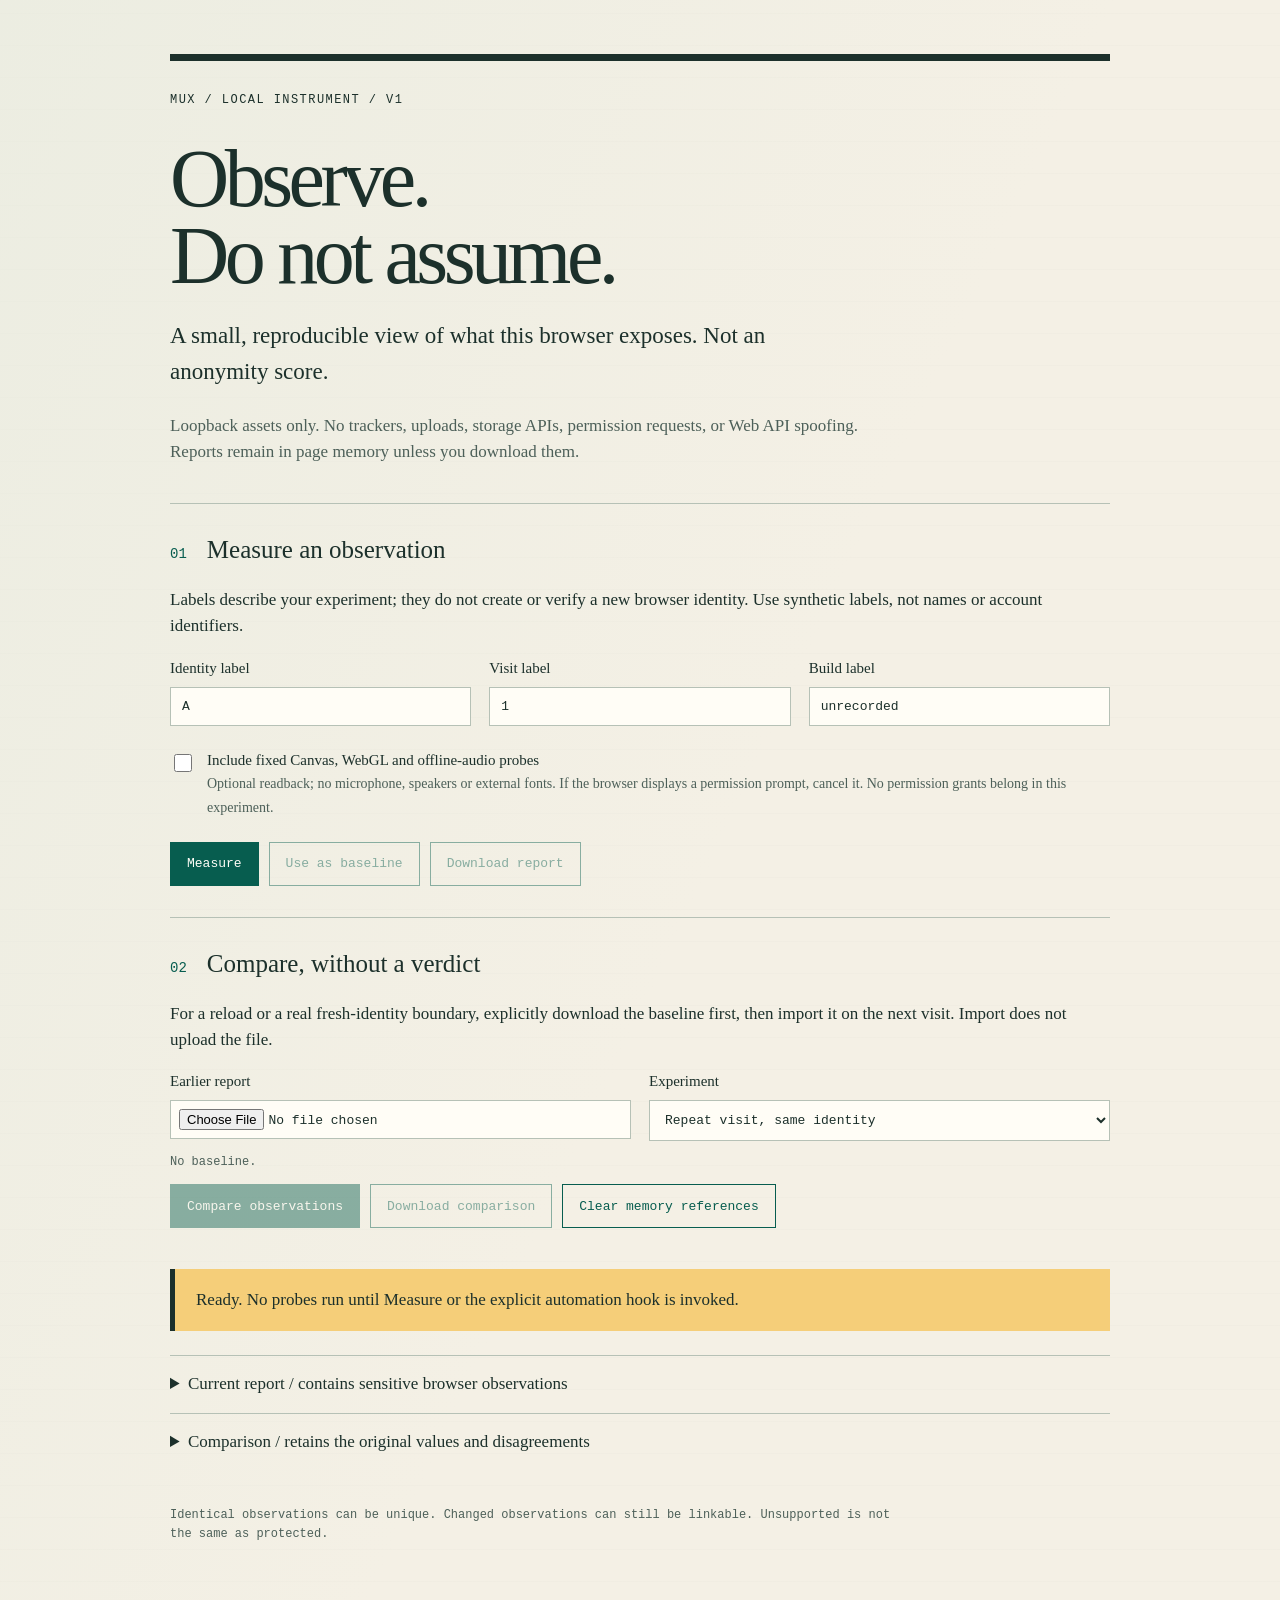
<file: scripts/privacy-evaluation/index.html>
<!doctype html>
<html lang="en">
<head>
  <meta charset="utf-8">
  <meta name="viewport" content="width=device-width, initial-scale=1">
  <meta name="referrer" content="no-referrer">
  <meta http-equiv="Content-Security-Policy" content="default-src 'none'; script-src 'self'; style-src 'self'; worker-src 'self'; child-src 'self'; connect-src 'none'; img-src 'none'; font-src 'none'; media-src 'none'; object-src 'none'; base-uri 'none'; form-action 'none'">
  <title>mux-privacy-evaluation:loading</title>
  <link rel="stylesheet" href="./style.css">
  <script type="module" src="./app.mjs"></script>
</head>
<body>
  <main>
    <header>
      <p class="eyebrow">Mux / local instrument / v1</p>
      <h1>Observe.<br>Do not assume.</h1>
      <p class="lede">A small, reproducible view of what this browser exposes. Not an anonymity score.</p>
      <p class="boundary">Loopback assets only. No trackers, uploads, storage APIs, permission requests, or Web API spoofing. Reports remain in page memory unless you download them.</p>
    </header>

    <section aria-labelledby="measure-heading">
      <div class="section-heading"><span aria-hidden="true">01</span><h2 id="measure-heading">Measure an observation</h2></div>
      <p>Labels describe your experiment; they do not create or verify a new browser identity. Use synthetic labels, not names or account identifiers.</p>
      <div class="labels">
        <label>Identity label<input id="identity" value="A" maxlength="128" autocomplete="off" spellcheck="false"></label>
        <label>Visit label<input id="visit" value="1" maxlength="128" autocomplete="off" spellcheck="false"></label>
        <label>Build label<input id="build" value="unrecorded" maxlength="128" autocomplete="off" spellcheck="false"></label>
      </div>
      <label class="option"><input id="rendering" type="checkbox"><span>Include fixed Canvas, WebGL and offline-audio probes<br><small>Optional readback; no microphone, speakers or external fonts. If the browser displays a permission prompt, cancel it. No permission grants belong in this experiment.</small></span></label>
      <div class="actions"><button id="measure" type="button">Measure</button><button id="pin" class="secondary" type="button" disabled>Use as baseline</button><button id="download" class="secondary" type="button" disabled>Download report</button></div>
    </section>

    <section aria-labelledby="compare-heading">
      <div class="section-heading"><span aria-hidden="true">02</span><h2 id="compare-heading">Compare, without a verdict</h2></div>
      <p>For a reload or a real fresh-identity boundary, explicitly download the baseline first, then import it on the next visit. Import does not upload the file.</p>
      <div class="labels comparison-controls">
        <label>Earlier report<input id="import" type="file" accept=".json,application/json"></label>
        <label>Experiment<select id="mode"><option value="repeat-visit">Repeat visit, same identity</option><option value="fresh-identity">After a real fresh-identity boundary</option></select></label>
      </div>
      <p id="baseline" class="caption">No baseline.</p>
      <div class="actions"><button id="compare" type="button" disabled>Compare observations</button><button id="download-comparison" class="secondary" type="button" disabled>Download comparison</button><button id="clear" class="secondary" type="button">Clear memory references</button></div>
    </section>

    <aside id="status" role="status" aria-live="polite">Loading the local module. If this does not change, record a fixture-load failure, not a privacy result.</aside>
    <details><summary>Current report / contains sensitive browser observations</summary><pre id="report">No completed report.</pre></details>
    <details><summary>Comparison / retains the original values and disagreements</summary><pre id="comparison">No comparison.</pre></details>
    <footer>Identical observations can be unique. Changed observations can still be linkable. Unsupported is not the same as protected.</footer>
    <noscript>This instrument requires JavaScript. Disabled JavaScript is an explicit limitation, not a successful evaluation.</noscript>
  </main>
</body>
</html>
</file>
<file: scripts/privacy-evaluation/style.css>
:root {
  color-scheme: light;
  --ink: #1c302b;
  --muted: #4d6059;
  --paper: #f4f0e5;
  --line: #b6c1b6;
  --accent: #075d4f;
  --highlight: #f5ce79;
}
* { box-sizing: border-box; }
body {
  margin: 0;
  color: var(--ink);
  background: linear-gradient(115deg, #e4eade80, transparent 55%), repeating-linear-gradient(0deg, transparent, transparent 31px, #1c302b07 32px), var(--paper);
  font: 17px/1.55 "Palatino Linotype", "Book Antiqua", Palatino, serif;
}
main { width: min(940px, calc(100% - 48px)); margin: 54px auto 70px; }
header { border-top: 7px solid var(--ink); padding-top: 18px; margin-bottom: 38px; }
.eyebrow, .caption, button, input, select, footer, .section-heading > span { font-family: "Courier New", Courier, monospace; }
.eyebrow { text-transform: uppercase; letter-spacing: .12em; font-size: 12px; }
h1 { font-size: clamp(48px, 8vw, 82px); line-height: .95; letter-spacing: -.055em; font-weight: 400; margin: 30px 0 22px; }
.lede { font-size: 23px; max-width: 620px; }
.boundary { max-width: 720px; color: var(--muted); }
section { padding: 27px 0 31px; border-top: 1px solid var(--line); }
.section-heading { display: flex; align-items: baseline; gap: 20px; }
.section-heading > span { color: var(--accent); font-size: 14px; }
h2 { font-size: 25px; font-weight: 400; margin: 0; }
.labels { display: grid; grid-template-columns: repeat(3, minmax(0, 1fr)); gap: 18px; }
.comparison-controls { grid-template-columns: 1fr 1fr; }
label { display: block; font-size: 15px; }
input:not([type="checkbox"]), select { display: block; width: 100%; min-width: 0; margin-top: 7px; padding: 11px; background: #fffdf6; border: 1px solid var(--line); border-radius: 0; color: var(--ink); font-size: 13px; }
input[type="file"] { padding: 8px; }
.option { display: flex; gap: 12px; margin: 23px 0; align-items: start; }
.option input { margin-top: 5px; width: 18px; height: 18px; flex-shrink: 0; accent-color: var(--accent); }
small { color: var(--muted); font-size: 14px; }
.actions { display: flex; flex-wrap: wrap; gap: 10px; }
button { border: 1px solid var(--accent); background: var(--accent); color: #fffef7; padding: 12px 16px; cursor: pointer; font-size: 13px; min-height: 44px; }
button.secondary { background: transparent; color: var(--accent); }
button:hover:not(:disabled) { background: var(--ink); color: #fff; }
button:disabled { opacity: .45; cursor: not-allowed; }
:focus-visible { outline: 3px solid #ad541c; outline-offset: 4px; }
#status { background: var(--highlight); border-left: 5px solid var(--ink); padding: 18px 21px; margin: 10px 0 24px; overflow-wrap: anywhere; }
.caption { color: var(--muted); font-size: 12px; }
details { border-top: 1px solid var(--line); }
summary { cursor: pointer; padding: 15px 0; }
pre { padding: 18px; margin: 0 0 18px; background: #e4e9df; overflow: auto; max-height: 520px; font-size: 12px; line-height: 1.5; }
footer { margin-top: 36px; max-width: 730px; font-size: 12px; color: var(--muted); }
@media (max-width: 620px) {
  main { width: calc(100% - 32px); margin-top: 24px; }
  .labels, .comparison-controls { grid-template-columns: 1fr; gap: 13px; }
  .lede { font-size: 20px; }
  .section-heading { gap: 12px; }
  button { flex: 1 1 auto; }
}
@media (prefers-reduced-motion: no-preference) {
  header { animation: reveal .35s ease-out both; }
  @keyframes reveal { from { opacity: 0; transform: translateY(5px); } to { opacity: 1; transform: translateY(0); } }
}
</file>
